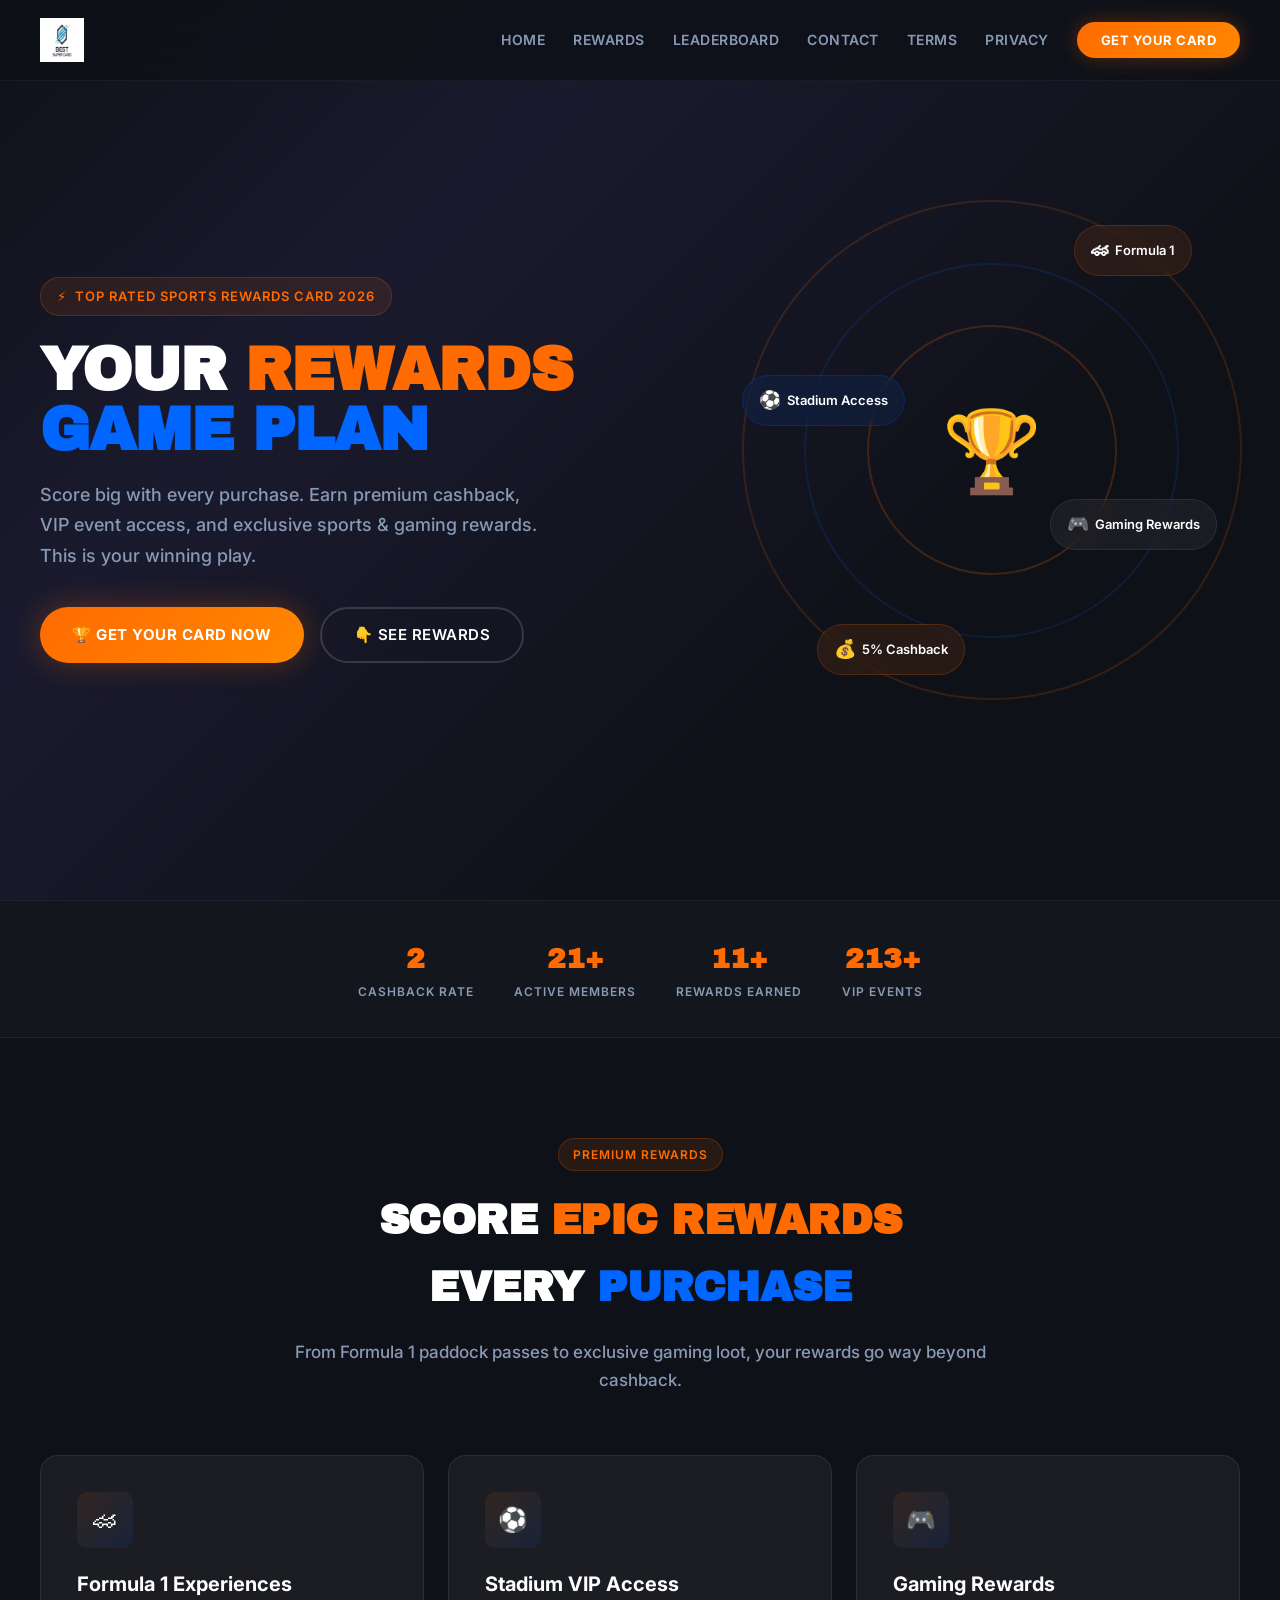
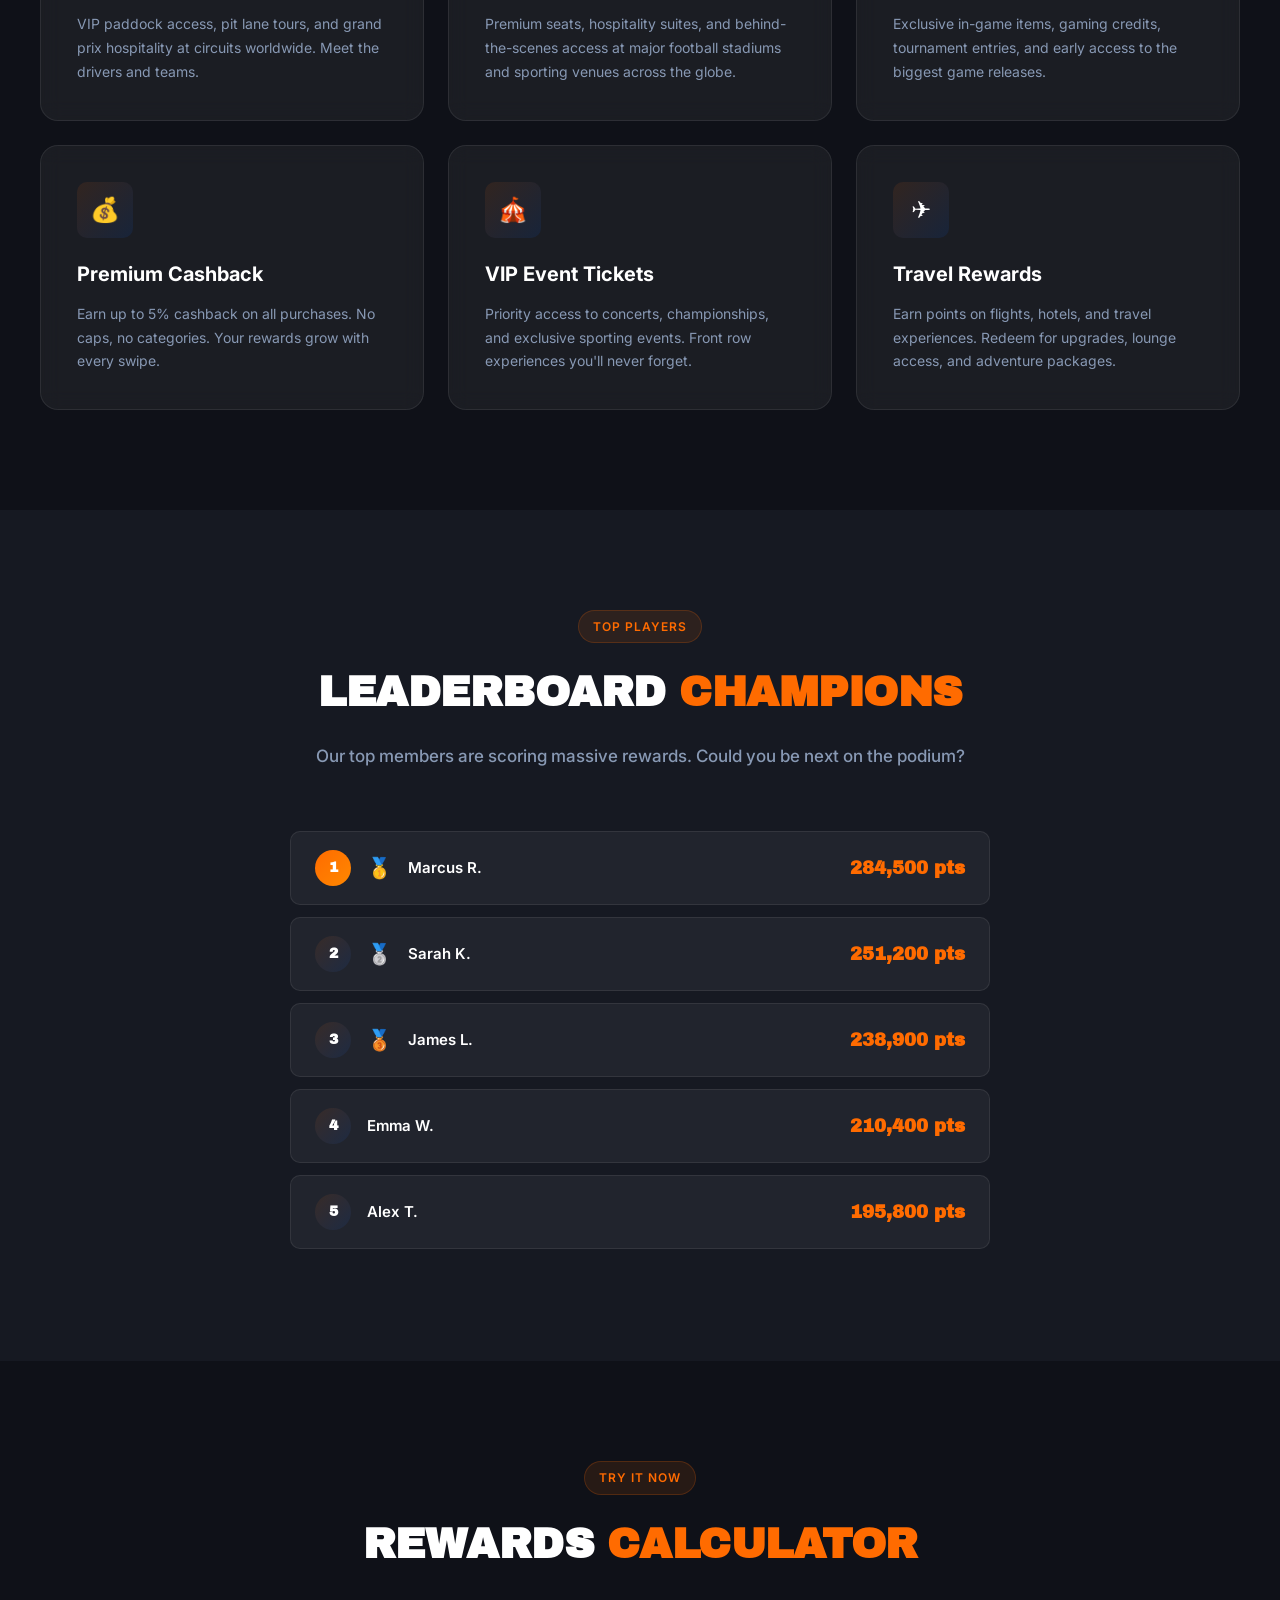
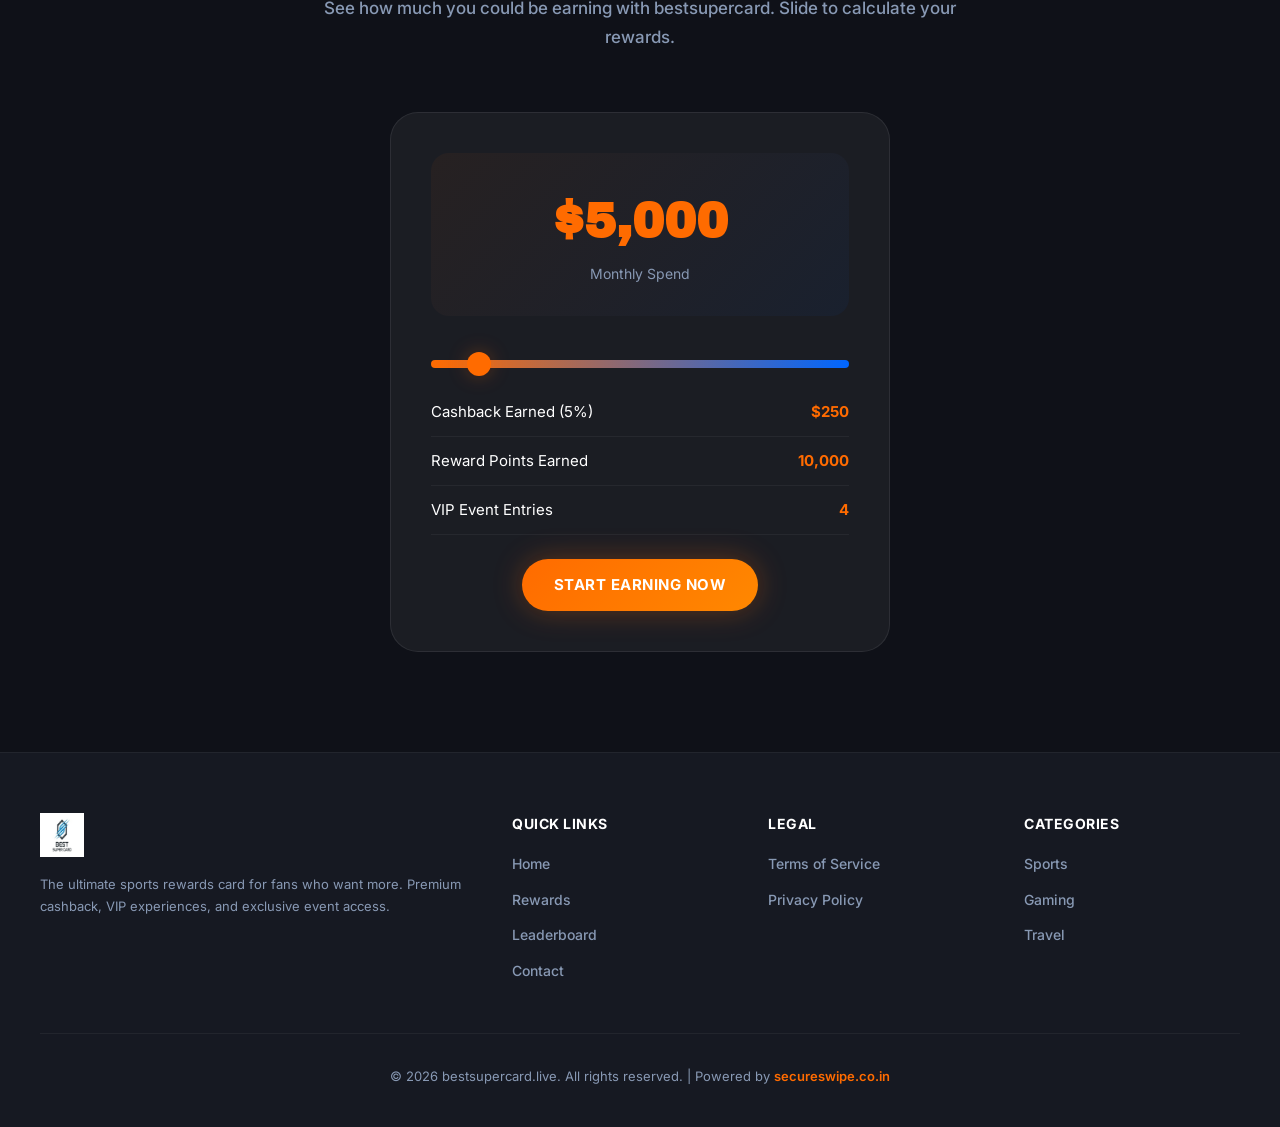
<file: index.html>
<!DOCTYPE html>
<html lang="en">
<head>
  <meta charset="UTF-8">
  <meta name="viewport" content="width=device-width, initial-scale=1.0">
  <meta name="description" content="bestsupercard.live - Premium Sports Rewards Card. Earn cashback, VIP tickets, and exclusive rewards with every purchase.">
  <title>bestsupercard.live | Sports Rewards</title>
  <link rel="stylesheet" href="css/style.css">
</head>
<body>
  <div class="sport-bg"></div>

  <nav>
    <a href="index.html" class="logo">
      <img src="bestsupercard.png" alt="bestsupercard" class="logo-img">
    </a>
    <ul class="nav-links">
      <li><a href="index.html">Home</a></li>
      <li><a href="#rewards">Rewards</a></li>
      <li><a href="#leaderboard">Leaderboard</a></li>
      <li><a href="contact.html">Contact</a></li>
      <li><a href="terms.html">Terms</a></li>
      <li><a href="privacy.html">Privacy</a></li>
      <li><a href="contact.html" class="nav-cta">Get Your Card</a></li>
    </ul>
    <div class="hamburger">
      <span></span><span></span><span></span>
    </div>
  </nav>

  <section class="hero">
    <div class="hero-content">
      <div class="hero-badge">
        <span class="bolt">&#x26A1;</span> Top Rated Sports Rewards Card 2026
      </div>
      <h1>Your <span class="orange-text">Rewards</span> <br><span class="blue-text">Game Plan</span></h1>
      <p>Score big with every purchase. Earn premium cashback, VIP event access, and exclusive sports & gaming rewards. This is your winning play.</p>
      <div class="hero-buttons">
        <a href="contact.html" class="btn-primary">
          &#x1F3C6; Get Your Card Now
        </a>
        <a href="#rewards" class="btn-secondary">
          &#x1F447; See Rewards
        </a>
      </div>
    </div>
    <div class="hero-visual">
      <div class="sport-circle">
        <div class="sport-ring"></div>
        <div class="sport-ring"></div>
        <div class="sport-ring"></div>
        <div class="sport-icon-center">&#x1F3C6;</div>
        <div class="floating-badges">
          <div class="floating-badge"><span class="icon">&#x1F3CE;</span> Formula 1</div>
          <div class="floating-badge"><span class="icon">&#x26BD;</span> Stadium Access</div>
          <div class="floating-badge"><span class="icon">&#x1F3AE;</span> Gaming Rewards</div>
          <div class="floating-badge"><span class="icon">&#x1F4B0;</span> 5% Cashback</div>
        </div>
      </div>
    </div>
  </section>

  <div class="stats-bar">
    <div class="stat-item">
      <div class="number">5%</div>
      <div class="label">Cashback Rate</div>
    </div>
    <div class="stat-item">
      <div class="number">50K+</div>
      <div class="label">Active Members</div>
    </div>
    <div class="stat-item">
      <div class="number">$25M+</div>
      <div class="label">Rewards Earned</div>
    </div>
    <div class="stat-item">
      <div class="number">500+</div>
      <div class="label">VIP Events</div>
    </div>
  </div>

  <section class="section" id="rewards">
    <div class="section-header fade-in">
      <div class="tag">Premium Rewards</div>
      <h2>Score <span class="orange-text">Epic Rewards</span> <br>Every <span class="blue-text">Purchase</span></h2>
      <p>From Formula 1 paddock passes to exclusive gaming loot, your rewards go way beyond cashback.</p>
    </div>
    <div class="features-grid">
      <div class="feature-card fade-in">
        <div class="feature-icon">&#x1F3CE;</div>
        <h3>Formula 1 Experiences</h3>
        <p>VIP paddock access, pit lane tours, and grand prix hospitality at circuits worldwide. Meet the drivers and teams.</p>
      </div>
      <div class="feature-card fade-in">
        <div class="feature-icon">&#x26BD;</div>
        <h3>Stadium VIP Access</h3>
        <p>Premium seats, hospitality suites, and behind-the-scenes access at major football stadiums and sporting venues across the globe.</p>
      </div>
      <div class="feature-card fade-in">
        <div class="feature-icon">&#x1F3AE;</div>
        <h3>Gaming Rewards</h3>
        <p>Exclusive in-game items, gaming credits, tournament entries, and early access to the biggest game releases.</p>
      </div>
      <div class="feature-card fade-in">
        <div class="feature-icon">&#x1F4B0;</div>
        <h3>Premium Cashback</h3>
        <p>Earn up to 5% cashback on all purchases. No caps, no categories. Your rewards grow with every swipe.</p>
      </div>
      <div class="feature-card fade-in">
        <div class="feature-icon">&#x1F3AA;</div>
        <h3>VIP Event Tickets</h3>
        <p>Priority access to concerts, championships, and exclusive sporting events. Front row experiences you'll never forget.</p>
      </div>
      <div class="feature-card fade-in">
        <div class="feature-icon">&#x2708;</div>
        <h3>Travel Rewards</h3>
        <p>Earn points on flights, hotels, and travel experiences. Redeem for upgrades, lounge access, and adventure packages.</p>
      </div>
    </div>
  </section>

  <section class="section" style="background:var(--bg-secondary);" id="leaderboard">
    <div class="section-header fade-in">
      <div class="tag">Top Players</div>
      <h2>Leaderboard <span class="orange-text">Champions</span></h2>
      <p>Our top members are scoring massive rewards. Could you be next on the podium?</p>
    </div>
    <div class="leaderboard fade-in">
      <div class="leaderboard-item">
        <div class="leaderboard-rank">1</div>
        <span class="leaderboard-badge">&#x1F947;</span>
        <span class="leaderboard-name">Marcus R.</span>
        <span class="leaderboard-points">284,500 pts</span>
      </div>
      <div class="leaderboard-item">
        <div class="leaderboard-rank">2</div>
        <span class="leaderboard-badge">&#x1F948;</span>
        <span class="leaderboard-name">Sarah K.</span>
        <span class="leaderboard-points">251,200 pts</span>
      </div>
      <div class="leaderboard-item">
        <div class="leaderboard-rank">3</div>
        <span class="leaderboard-badge">&#x1F949;</span>
        <span class="leaderboard-name">James L.</span>
        <span class="leaderboard-points">238,900 pts</span>
      </div>
      <div class="leaderboard-item">
        <div class="leaderboard-rank">4</div>
        <span class="leaderboard-name">Emma W.</span>
        <span class="leaderboard-points">210,400 pts</span>
      </div>
      <div class="leaderboard-item">
        <div class="leaderboard-rank">5</div>
        <span class="leaderboard-name">Alex T.</span>
        <span class="leaderboard-points">195,800 pts</span>
      </div>
    </div>
  </section>

  <section class="section">
    <div class="section-header fade-in">
      <div class="tag">Try It Now</div>
      <h2>Rewards <span class="orange-text">Calculator</span></h2>
      <p>See how much you could be earning with bestsupercard. Slide to calculate your rewards.</p>
    </div>
    <div class="calculator fade-in">
      <div class="calculator-display">
        <div class="amount" id="spendAmount">$5,000</div>
        <div class="label">Monthly Spend</div>
      </div>
      <input type="range" class="calculator-slider" id="spendSlider" min="500" max="50000" value="5000" step="500">
      <div class="calculator-row">
        <span>Cashback Earned (5%)</span>
        <span class="value" id="cashbackAmount">$250</span>
      </div>
      <div class="calculator-row">
        <span>Reward Points Earned</span>
        <span class="value" id="pointsAmount">10,000</span>
      </div>
      <div class="calculator-row">
        <span>VIP Event Entries</span>
        <span class="value">4</span>
      </div>
      <div style="margin-top:24px;text-align:center;">
        <a href="contact.html" class="btn-primary">Start Earning Now</a>
      </div>
    </div>
  </section>

  <footer>
    <div class="footer-content">
      <div class="footer-col">
        <a href="index.html" class="logo" style="margin-bottom:16px;">
          <img src="bestsupercard.png" alt="bestsupercard" class="logo-img">
        </a>
        <p>The ultimate sports rewards card for fans who want more. Premium cashback, VIP experiences, and exclusive event access.</p>
      </div>
      <div class="footer-col">
        <h4>Quick Links</h4>
        <ul>
          <li><a href="index.html">Home</a></li>
          <li><a href="#rewards">Rewards</a></li>
          <li><a href="#leaderboard">Leaderboard</a></li>
          <li><a href="contact.html">Contact</a></li>
        </ul>
      </div>
      <div class="footer-col">
        <h4>Legal</h4>
        <ul>
          <li><a href="terms.html">Terms of Service</a></li>
          <li><a href="privacy.html">Privacy Policy</a></li>
        </ul>
      </div>
      <div class="footer-col">
        <h4>Categories</h4>
        <ul>
          <li><a href="#">Sports</a></li>
          <li><a href="#">Gaming</a></li>
          <li><a href="#">Travel</a></li>
        </ul>
      </div>
    </div>
    <div class="footer-bottom">
      &copy; 2026 bestsupercard.live. All rights reserved. | Powered by <a href="https://secureswipe.co.in" target="_blank">secureswipe.co.in</a>
    </div>
  </footer>

  <script src="js/script.js"></script>
</body>
</html>
</file>
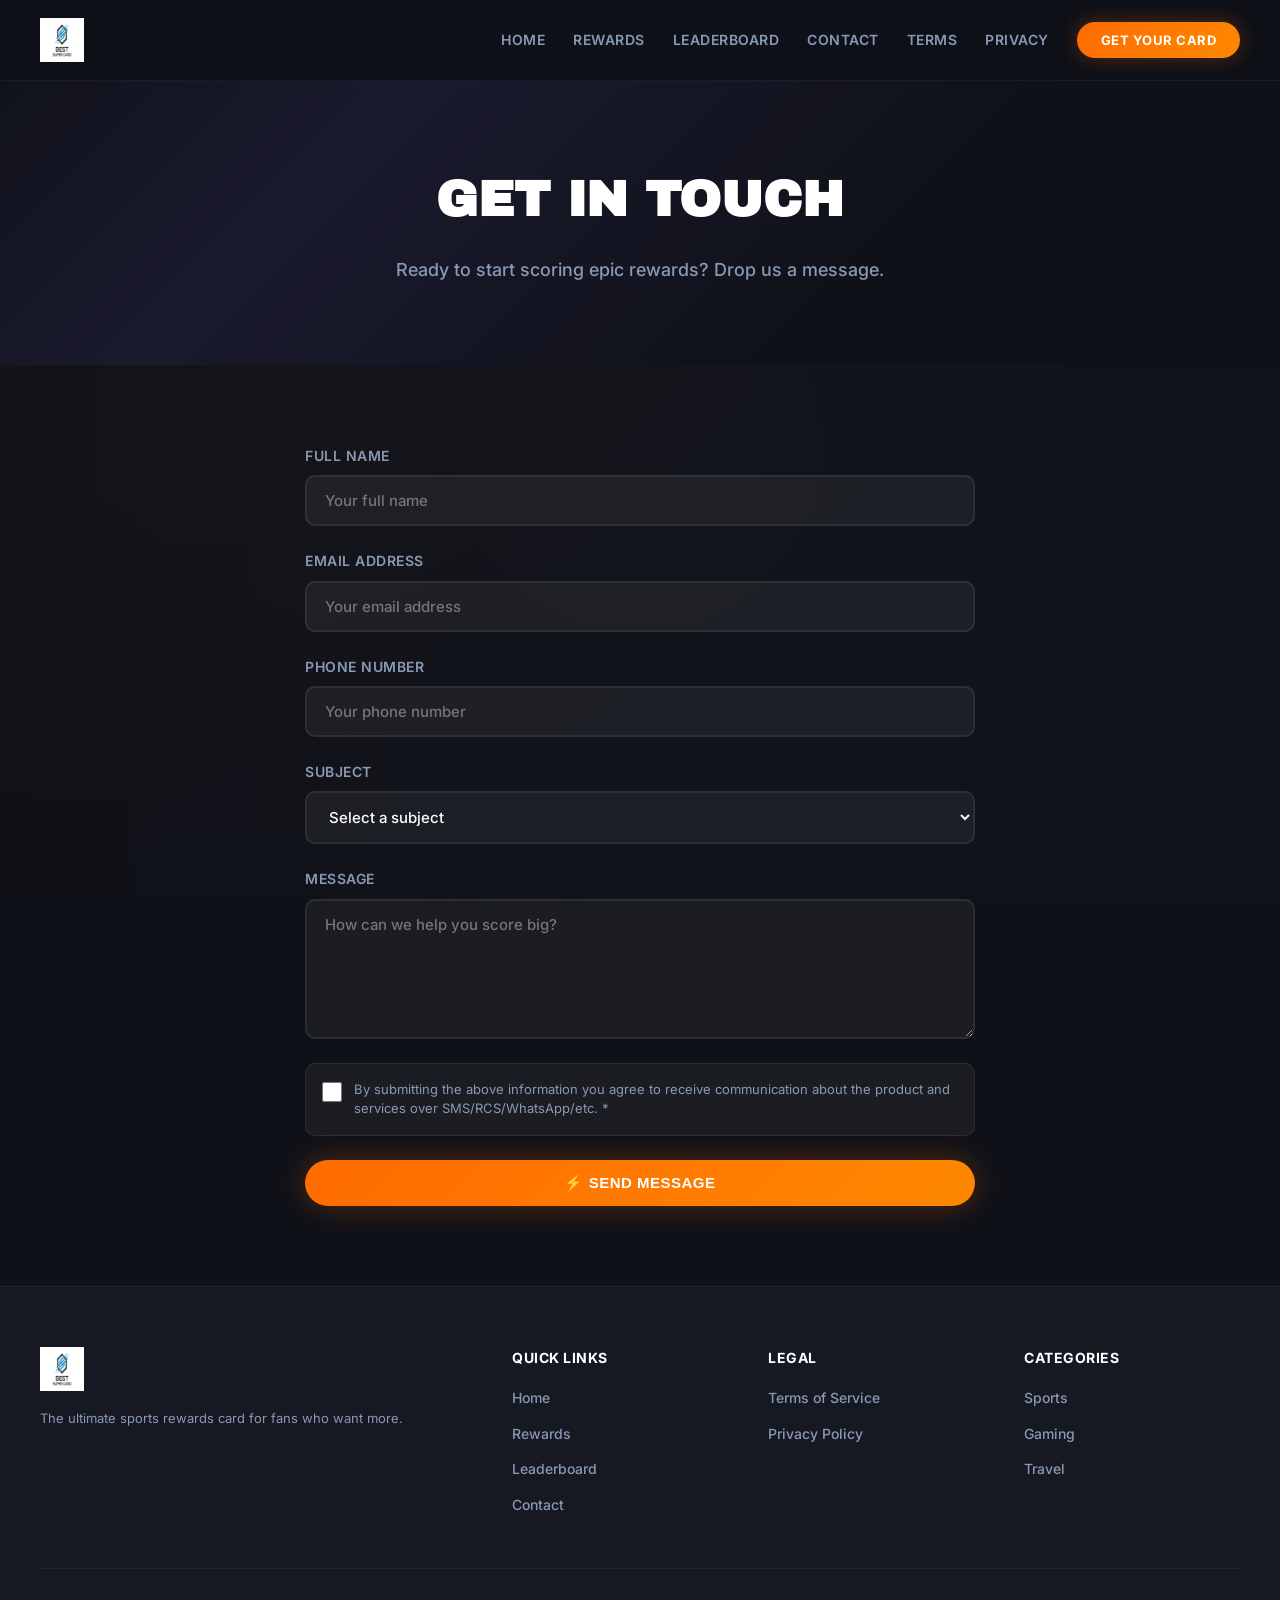
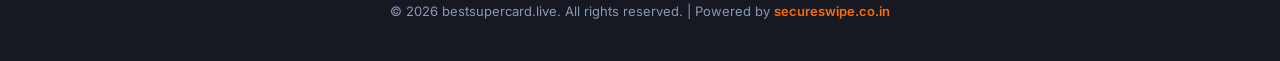
<file: contact.html>
<!DOCTYPE html>
<html lang="en">
<head>
  <meta charset="UTF-8">
  <meta name="viewport" content="width=device-width, initial-scale=1.0">
  <meta name="description" content="Contact bestsupercard.live.">
  <title>Contact | bestsupercard.live</title>
  <link rel="stylesheet" href="css/style.css">
</head>
<body>
  <div class="sport-bg"></div>

  <nav>
    <a href="index.html" class="logo">
      <img src="bestsupercard.png" alt="bestsupercard" class="logo-img">
    </a>
    <ul class="nav-links">
      <li><a href="index.html">Home</a></li>
      <li><a href="index.html#rewards">Rewards</a></li>
      <li><a href="index.html#leaderboard">Leaderboard</a></li>
      <li><a href="contact.html">Contact</a></li>
      <li><a href="terms.html">Terms</a></li>
      <li><a href="privacy.html">Privacy</a></li>
      <li><a href="contact.html" class="nav-cta">Get Your Card</a></li>
    </ul>
    <div class="hamburger">
      <span></span><span></span><span></span>
    </div>
  </nav>

  <section class="page-header">
    <h1>Get in <span class="orange-text">Touch</span></h1>
    <p>Ready to start scoring epic rewards? Drop us a message.</p>
  </section>

  <section class="contact-section">
    <form class="contact-form" id="contactForm">
      <div class="form-group">
        <label for="name">Full Name</label>
        <input type="text" id="name" name="name" placeholder="Your full name" required>
      </div>
      <div class="form-group">
        <label for="email">Email Address</label>
        <input type="email" id="email" name="email" placeholder="Your email address" required>
      </div>
      <div class="form-group">
        <label for="phone">Phone Number</label>
        <input type="tel" id="phone" name="phone" placeholder="Your phone number">
      </div>
      <div class="form-group">
        <label for="subject">Subject</label>
        <select id="subject" name="subject" required>
          <option value="">Select a subject</option>
          <option value="card">Card Application</option>
          <option value="rewards">Rewards Inquiry</option>
          <option value="events">VIP Events</option>
          <option value="support">Customer Support</option>
        </select>
      </div>
      <div class="form-group">
        <label for="message">Message</label>
        <textarea id="message" name="message" placeholder="How can we help you score big?" required></textarea>
      </div>
      <div class="checkbox-group">
        <input type="checkbox" id="consent" name="consent" required>
        <label for="consent">By submitting the above information you agree to receive communication about the product and services over SMS/RCS/WhatsApp/etc. *</label>
      </div>
      <button type="submit" class="btn-primary" style="justify-content:center;width:100%;">&#x26A1; Send Message</button>
    </form>
  </section>

  <footer>
    <div class="footer-content">
      <div class="footer-col">
        <a href="index.html" class="logo" style="margin-bottom:16px;">
          <img src="bestsupercard.png" alt="bestsupercard" class="logo-img">
        </a>
        <p>The ultimate sports rewards card for fans who want more.</p>
      </div>
      <div class="footer-col">
        <h4>Quick Links</h4>
        <ul>
          <li><a href="index.html">Home</a></li>
          <li><a href="index.html#rewards">Rewards</a></li>
          <li><a href="index.html#leaderboard">Leaderboard</a></li>
          <li><a href="contact.html">Contact</a></li>
        </ul>
      </div>
      <div class="footer-col">
        <h4>Legal</h4>
        <ul>
          <li><a href="terms.html">Terms of Service</a></li>
          <li><a href="privacy.html">Privacy Policy</a></li>
        </ul>
      </div>
      <div class="footer-col">
        <h4>Categories</h4>
        <ul>
          <li><a href="#">Sports</a></li>
          <li><a href="#">Gaming</a></li>
          <li><a href="#">Travel</a></li>
        </ul>
      </div>
    </div>
    <div class="footer-bottom">
      &copy; 2026 bestsupercard.live. All rights reserved. | Powered by <a href="https://secureswipe.co.in" target="_blank">secureswipe.co.in</a>
    </div>
  </footer>

  <script src="js/script.js"></script>
</body>
</html>
</file>
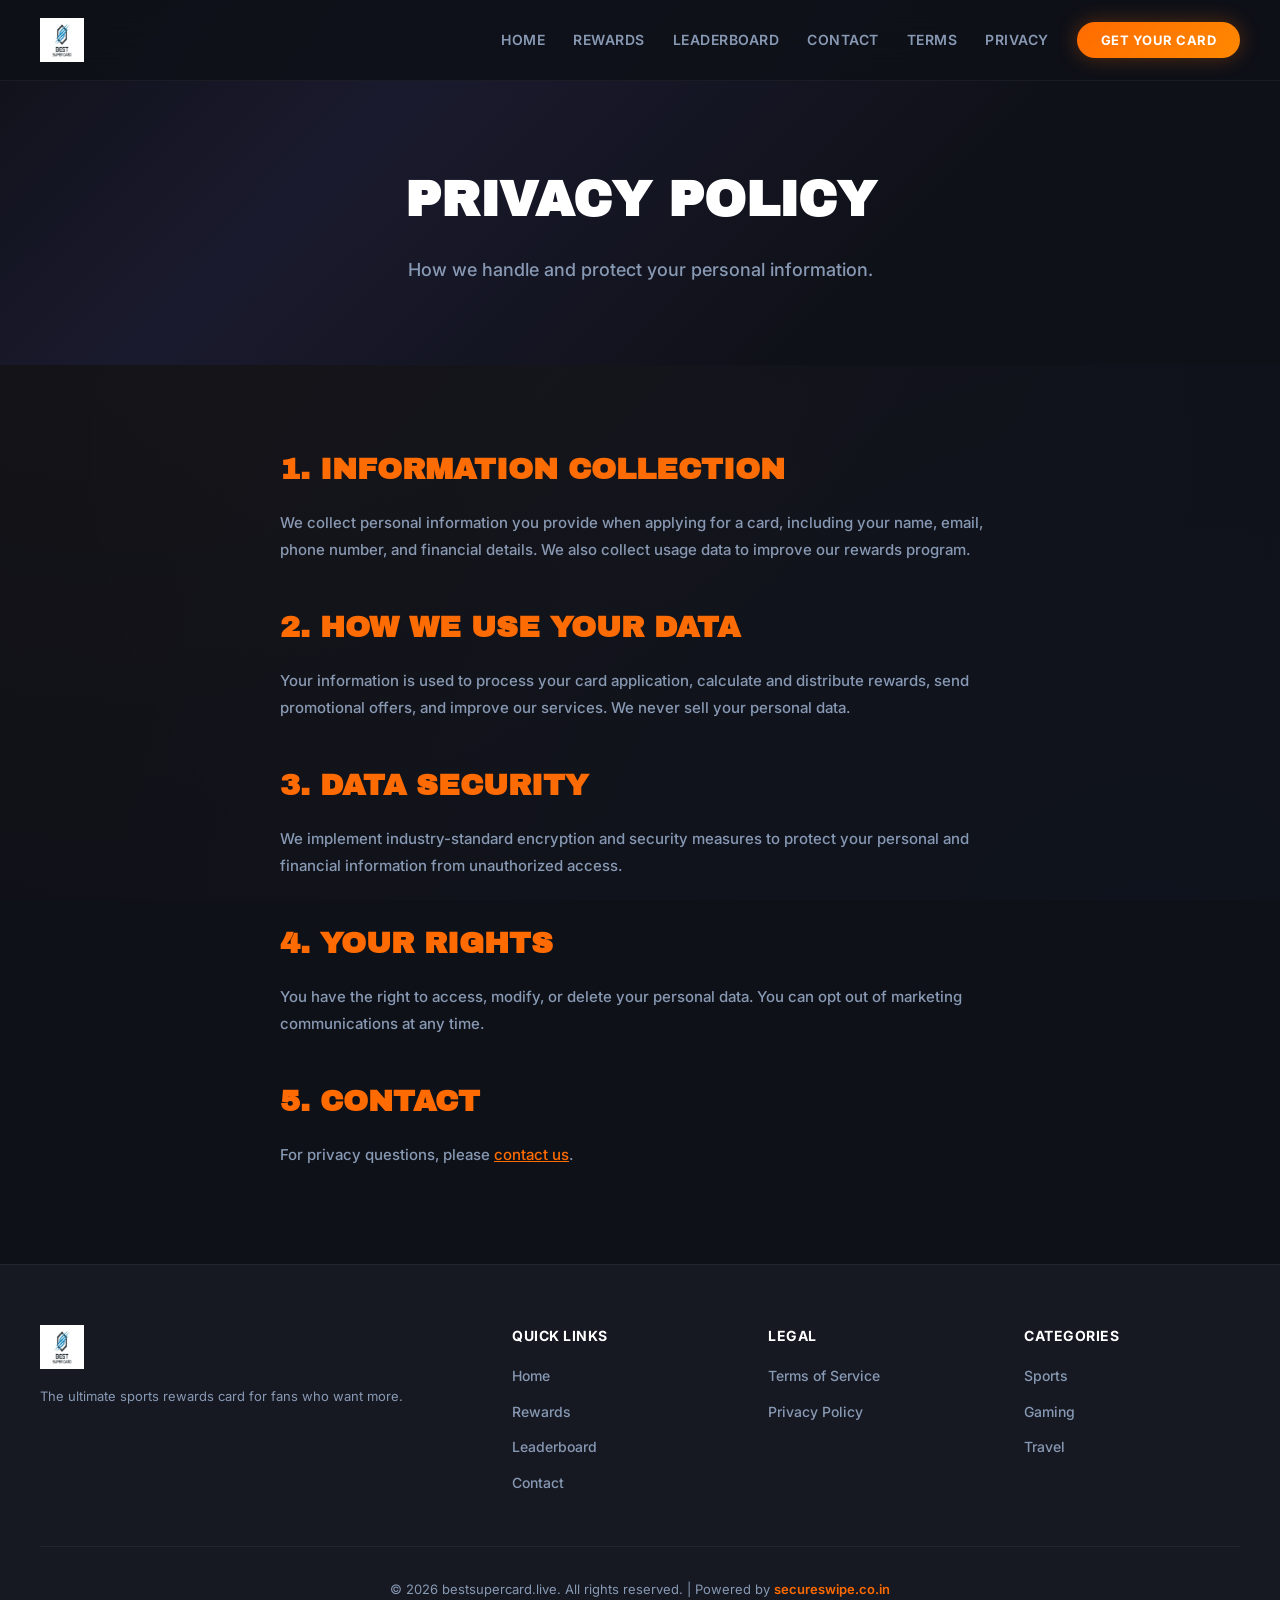
<file: privacy.html>
<!DOCTYPE html>
<html lang="en">
<head>
  <meta charset="UTF-8">
  <meta name="viewport" content="width=device-width, initial-scale=1.0">
  <meta name="description" content="Privacy Policy for bestsupercard.live.">
  <title>Privacy Policy | bestsupercard.live</title>
  <link rel="stylesheet" href="css/style.css">
</head>
<body>
  <div class="sport-bg"></div>

  <nav>
    <a href="index.html" class="logo">
      <img src="bestsupercard.png" alt="bestsupercard" class="logo-img">
    </a>
    <ul class="nav-links">
      <li><a href="index.html">Home</a></li>
      <li><a href="index.html#rewards">Rewards</a></li>
      <li><a href="index.html#leaderboard">Leaderboard</a></li>
      <li><a href="contact.html">Contact</a></li>
      <li><a href="terms.html">Terms</a></li>
      <li><a href="privacy.html">Privacy</a></li>
      <li><a href="contact.html" class="nav-cta">Get Your Card</a></li>
    </ul>
    <div class="hamburger">
      <span></span><span></span><span></span>
    </div>
  </nav>

  <section class="page-header">
    <h1>Privacy <span class="orange-text">Policy</span></h1>
    <p>How we handle and protect your personal information.</p>
  </section>

  <section class="content-section">
    <h2>1. Information Collection</h2>
    <p>We collect personal information you provide when applying for a card, including your name, email, phone number, and financial details. We also collect usage data to improve our rewards program.</p>

    <h2>2. How We Use Your Data</h2>
    <p>Your information is used to process your card application, calculate and distribute rewards, send promotional offers, and improve our services. We never sell your personal data.</p>

    <h2>3. Data Security</h2>
    <p>We implement industry-standard encryption and security measures to protect your personal and financial information from unauthorized access.</p>

    <h2>4. Your Rights</h2>
    <p>You have the right to access, modify, or delete your personal data. You can opt out of marketing communications at any time.</p>

    <h2>5. Contact</h2>
    <p>For privacy questions, please <a href="contact.html" style="color:var(--orange);">contact us</a>.</p>
  </section>

  <footer>
    <div class="footer-content">
      <div class="footer-col">
        <a href="index.html" class="logo" style="margin-bottom:16px;">
          <img src="bestsupercard.png" alt="bestsupercard" class="logo-img">
        </a>
        <p>The ultimate sports rewards card for fans who want more.</p>
      </div>
      <div class="footer-col">
        <h4>Quick Links</h4>
        <ul>
          <li><a href="index.html">Home</a></li>
          <li><a href="index.html#rewards">Rewards</a></li>
          <li><a href="index.html#leaderboard">Leaderboard</a></li>
          <li><a href="contact.html">Contact</a></li>
        </ul>
      </div>
      <div class="footer-col">
        <h4>Legal</h4>
        <ul>
          <li><a href="terms.html">Terms of Service</a></li>
          <li><a href="privacy.html">Privacy Policy</a></li>
        </ul>
      </div>
      <div class="footer-col">
        <h4>Categories</h4>
        <ul>
          <li><a href="#">Sports</a></li>
          <li><a href="#">Gaming</a></li>
          <li><a href="#">Travel</a></li>
        </ul>
      </div>
    </div>
    <div class="footer-bottom">
      &copy; 2026 bestsupercard.live. All rights reserved. | Powered by <a href="https://secureswipe.co.in" target="_blank">secureswipe.co.in</a>
    </div>
  </footer>

  <script src="js/script.js"></script>
</body>
</html>
</file>
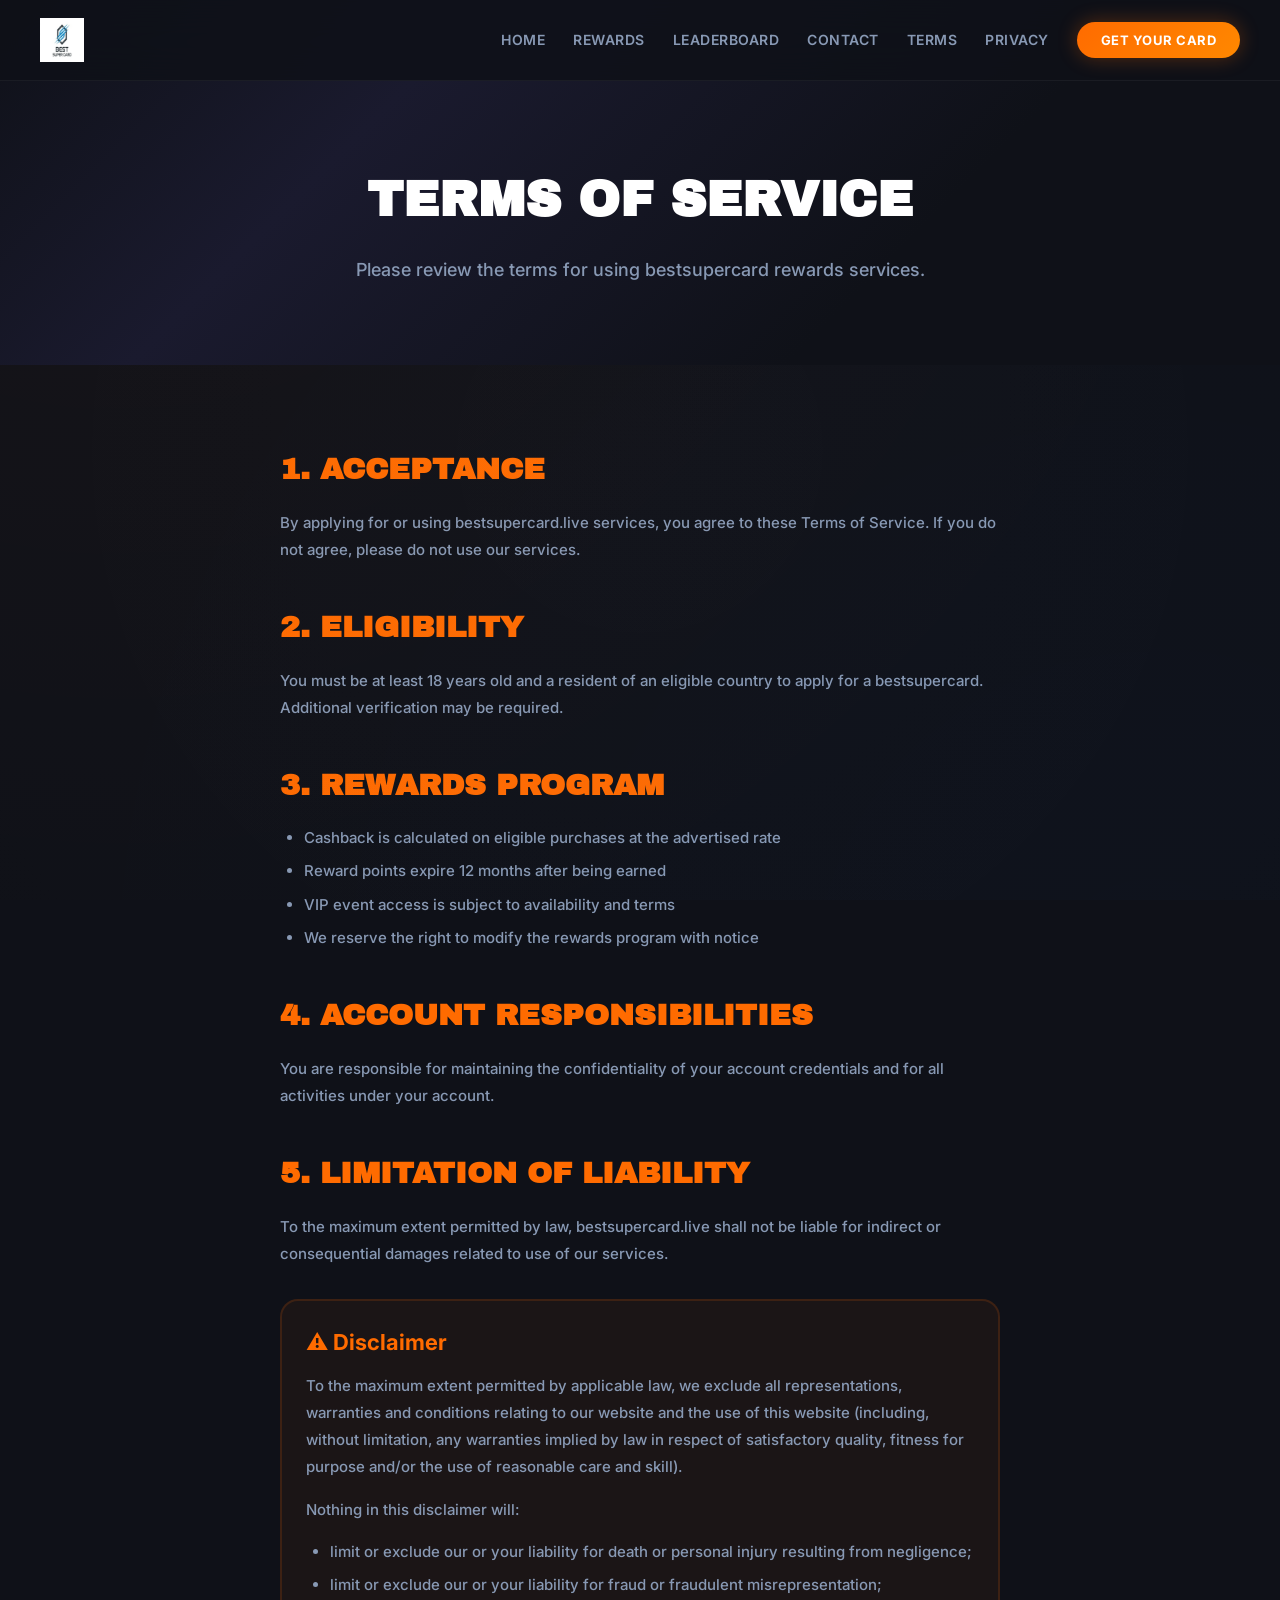
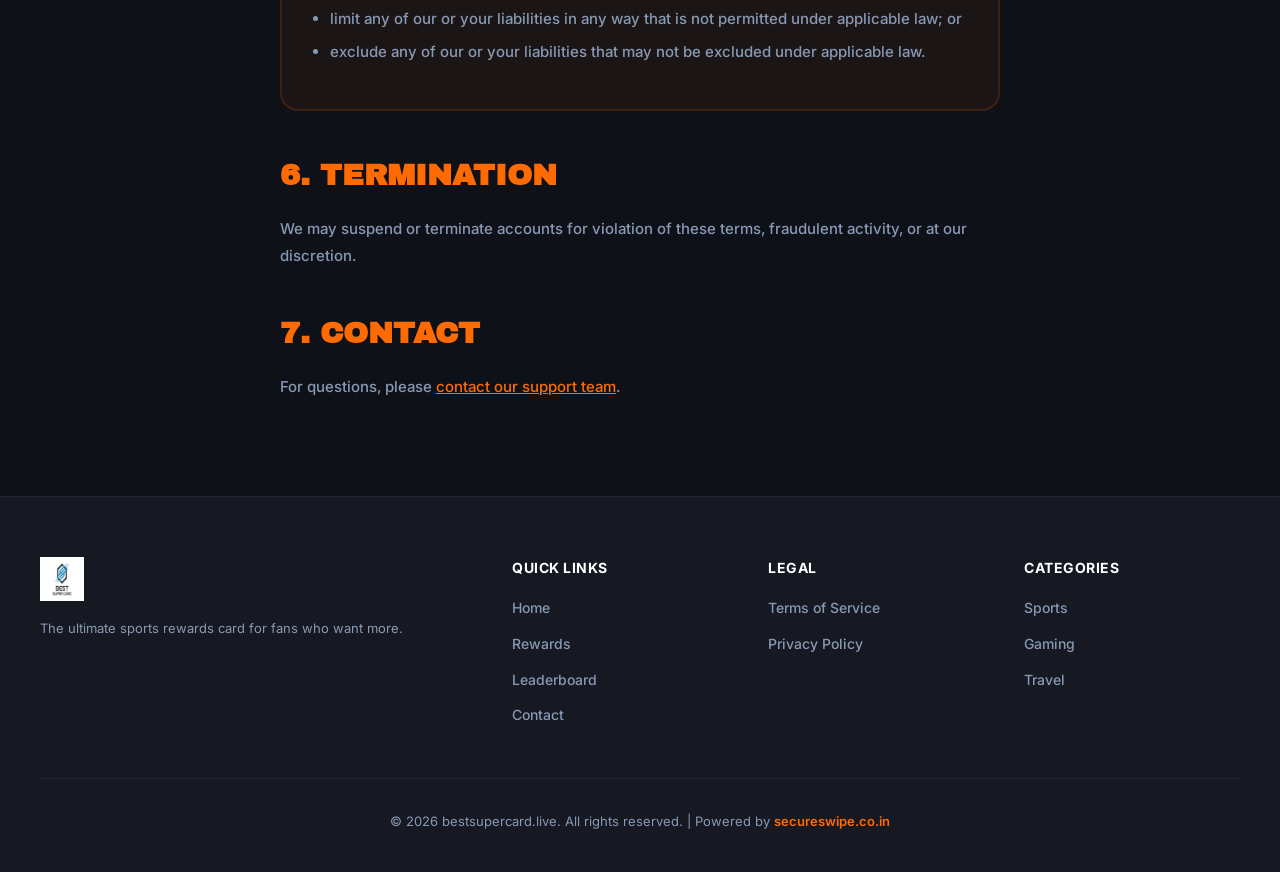
<file: terms.html>
<!DOCTYPE html>
<html lang="en">
<head>
  <meta charset="UTF-8">
  <meta name="viewport" content="width=device-width, initial-scale=1.0">
  <meta name="description" content="Terms of Service for bestsupercard.live.">
  <title>Terms of Service | bestsupercard.live</title>
  <link rel="stylesheet" href="css/style.css">
</head>
<body>
  <div class="sport-bg"></div>

  <nav>
    <a href="index.html" class="logo">
      <img src="bestsupercard.png" alt="bestsupercard" class="logo-img">
    </a>
    <ul class="nav-links">
      <li><a href="index.html">Home</a></li>
      <li><a href="index.html#rewards">Rewards</a></li>
      <li><a href="index.html#leaderboard">Leaderboard</a></li>
      <li><a href="contact.html">Contact</a></li>
      <li><a href="terms.html">Terms</a></li>
      <li><a href="privacy.html">Privacy</a></li>
      <li><a href="contact.html" class="nav-cta">Get Your Card</a></li>
    </ul>
    <div class="hamburger">
      <span></span><span></span><span></span>
    </div>
  </nav>

  <section class="page-header">
    <h1>Terms of <span class="orange-text">Service</span></h1>
    <p>Please review the terms for using bestsupercard rewards services.</p>
  </section>

  <section class="content-section">
    <h2>1. Acceptance</h2>
    <p>By applying for or using bestsupercard.live services, you agree to these Terms of Service. If you do not agree, please do not use our services.</p>

    <h2>2. Eligibility</h2>
    <p>You must be at least 18 years old and a resident of an eligible country to apply for a bestsupercard. Additional verification may be required.</p>

    <h2>3. Rewards Program</h2>
    <ul>
      <li>Cashback is calculated on eligible purchases at the advertised rate</li>
      <li>Reward points expire 12 months after being earned</li>
      <li>VIP event access is subject to availability and terms</li>
      <li>We reserve the right to modify the rewards program with notice</li>
    </ul>

    <h2>4. Account Responsibilities</h2>
    <p>You are responsible for maintaining the confidentiality of your account credentials and for all activities under your account.</p>

    <h2>5. Limitation of Liability</h2>
    <p>To the maximum extent permitted by law, bestsupercard.live shall not be liable for indirect or consequential damages related to use of our services.</p>

    <div class="disclaimer-box">
      <h3>&#x26A0; Disclaimer</h3>
      <p>To the maximum extent permitted by applicable law, we exclude all representations, warranties and conditions relating to our website and the use of this website (including, without limitation, any warranties implied by law in respect of satisfactory quality, fitness for purpose and/or the use of reasonable care and skill).</p>
      <p>Nothing in this disclaimer will:</p>
      <ul>
        <li>limit or exclude our or your liability for death or personal injury resulting from negligence;</li>
        <li>limit or exclude our or your liability for fraud or fraudulent misrepresentation;</li>
        <li>limit any of our or your liabilities in any way that is not permitted under applicable law; or</li>
        <li>exclude any of our or your liabilities that may not be excluded under applicable law.</li>
      </ul>
    </div>

    <h2>6. Termination</h2>
    <p>We may suspend or terminate accounts for violation of these terms, fraudulent activity, or at our discretion.</p>

    <h2>7. Contact</h2>
    <p>For questions, please <a href="contact.html" style="color:var(--orange);">contact our support team</a>.</p>
  </section>

  <footer>
    <div class="footer-content">
      <div class="footer-col">
        <a href="index.html" class="logo" style="margin-bottom:16px;">
          <img src="bestsupercard.png" alt="bestsupercard" class="logo-img">
        </a>
        <p>The ultimate sports rewards card for fans who want more.</p>
      </div>
      <div class="footer-col">
        <h4>Quick Links</h4>
        <ul>
          <li><a href="index.html">Home</a></li>
          <li><a href="index.html#rewards">Rewards</a></li>
          <li><a href="index.html#leaderboard">Leaderboard</a></li>
          <li><a href="contact.html">Contact</a></li>
        </ul>
      </div>
      <div class="footer-col">
        <h4>Legal</h4>
        <ul>
          <li><a href="terms.html">Terms of Service</a></li>
          <li><a href="privacy.html">Privacy Policy</a></li>
        </ul>
      </div>
      <div class="footer-col">
        <h4>Categories</h4>
        <ul>
          <li><a href="#">Sports</a></li>
          <li><a href="#">Gaming</a></li>
          <li><a href="#">Travel</a></li>
        </ul>
      </div>
    </div>
    <div class="footer-bottom">
      &copy; 2026 bestsupercard.live. All rights reserved. | Powered by <a href="https://secureswipe.co.in" target="_blank">secureswipe.co.in</a>
    </div>
  </footer>

  <script src="js/script.js"></script>
</body>
</html>
</file>
<file: css/style.css>
/* ===== bestsupercard.live - Sports Rewards Theme ===== */
@import url('https://fonts.googleapis.com/css2?family=Archivo+Black&family=Inter:wght@400;500;600;700;800;900&family=Oswald:wght@400;500;600;700&display=swap');

:root {
  --bg-primary: #0f1118;
  --bg-secondary: #161922;
  --bg-card: rgba(255, 255, 255, 0.03);
  --bg-glass: rgba(255, 255, 255, 0.05);
  --border-glass: rgba(255, 255, 255, 0.08);
  --orange: #ff6b00;
  --orange-bright: #ff8800;
  --orange-dark: #e06000;
  --orange-glow: rgba(255, 107, 0, 0.3);
  --blue: #0066ff;
  --blue-bright: #3388ff;
  --blue-dark: #0055dd;
  --blue-glow: rgba(0, 102, 255, 0.25);
  --white: #ffffff;
  --text-primary: #ffffff;
  --text-secondary: #8899b4;
  --gradient-orange: linear-gradient(135deg, #ff6b00, #ff8800);
  --gradient-blue: linear-gradient(135deg, #0066ff, #3388ff);
  --gradient-hero: linear-gradient(135deg, #0f1118 0%, #1a1a2e 30%, #0f1118 70%);
  --gradient-sport: linear-gradient(135deg, #ff6b00, #0066ff);
  --gradient-card: linear-gradient(135deg, rgba(255, 107, 0, 0.08), rgba(0, 102, 255, 0.05));
  --font-display: 'Archivo Black', 'Oswald', Impact, sans-serif;
  --font-main: 'Inter', system-ui, -apple-system, sans-serif;
  --font-sport: 'Oswald', Impact, sans-serif;
  --shadow-orange: 0 0 40px rgba(255, 107, 0, 0.15);
  --shadow-blue: 0 0 40px rgba(0, 102, 255, 0.12);
  --radius-sm: 10px;
  --radius-md: 18px;
  --radius-lg: 28px;
  --radius-xl: 36px;
  --transition: all 0.3s cubic-bezier(0.4, 0, 0.2, 1);
}

* { margin: 0; padding: 0; box-sizing: border-box; }

html { scroll-behavior: smooth; }

body {
  font-family: var(--font-main);
  background: var(--bg-primary);
  color: var(--text-primary);
  overflow-x: hidden;
  line-height: 1.6;
}

/* ===== Animated Background ===== */
.sport-bg {
  position: fixed;
  top: 0; left: 0;
  width: 100%; height: 100%;
  z-index: 0;
  pointer-events: none;
  overflow: hidden;
}

.sport-bg::before {
  content: '';
  position: absolute;
  width: 200%; height: 200%;
  top: -50%; left: -50%;
  background: 
    radial-gradient(circle at 30% 20%, rgba(255, 107, 0, 0.03) 0%, transparent 50%),
    radial-gradient(circle at 70% 80%, rgba(0, 102, 255, 0.02) 0%, transparent 50%),
    radial-gradient(circle at 50% 50%, rgba(255, 255, 255, 0.01) 0%, transparent 70%);
  animation: sportPulse 10s ease-in-out infinite;
}

@keyframes sportPulse {
  0%, 100% { transform: scale(1); }
  50% { transform: scale(1.08); }
}

/* ===== Navigation ===== */
nav {
  position: fixed;
  top: 0; left: 0; right: 0;
  z-index: 1000;
  padding: 18px 40px;
  display: flex;
  justify-content: space-between;
  align-items: center;
  background: rgba(15, 17, 24, 0.85);
  backdrop-filter: blur(20px);
  -webkit-backdrop-filter: blur(20px);
  border-bottom: 1px solid rgba(255, 255, 255, 0.05);
  transition: var(--transition);
}

nav.scrolled {
  background: rgba(15, 17, 24, 0.95);
  box-shadow: 0 4px 30px rgba(0, 0, 0, 0.3);
}

.logo {
  display: flex;
  align-items: center;
  gap: 12px;
  text-decoration: none;
}

.logo-icon {
  width: 44px; height: 44px;
  background: var(--gradient-sport);
  border-radius: 12px;
  display: flex;
  align-items: center;
  justify-content: center;
  font-size: 22px;
  color: var(--white);
  box-shadow: 0 0 25px rgba(255, 107, 0, 0.2);
}

.logo-img {
  height: 44px;
  width: auto;
  max-width: 100%;
  display: block;
}

.logo-text {
  font-size: 22px;
  font-weight: 800;
  color: var(--white);
  letter-spacing: 0;
  font-family: var(--font-display);
  text-transform: uppercase;
}

.logo-text span { color: var(--orange); }

.nav-links {
  display: flex;
  align-items: center;
  gap: 28px;
  list-style: none;
}

.nav-links a {
  text-decoration: none;
  color: var(--text-secondary);
  font-size: 14px;
  font-weight: 600;
  transition: var(--transition);
  position: relative;
  text-transform: uppercase;
  letter-spacing: 0.5px;
}

.nav-links a::after {
  content: '';
  position: absolute;
  bottom: -4px;
  left: 0;
  width: 0;
  height: 3px;
  background: var(--gradient-sport);
  transition: var(--transition);
  border-radius: 3px;
}

.nav-links a:hover { color: var(--white); }
.nav-links a:hover::after { width: 100%; }

.nav-cta {
  padding: 10px 24px;
  background: var(--gradient-orange);
  color: var(--white) !important;
  border-radius: 50px;
  font-weight: 700 !important;
  font-size: 13px !important;
  box-shadow: 0 0 20px var(--orange-glow);
  transition: var(--transition);
}

.nav-cta::after { display: none !important; }
.nav-cta:hover { transform: translateY(-2px) scale(1.02); box-shadow: 0 0 35px var(--orange-glow); }

.hamburger {
  display: none;
  flex-direction: column;
  gap: 5px;
  cursor: pointer;
  padding: 4px;
}

.hamburger span {
  width: 26px;
  height: 3px;
  background: var(--orange);
  border-radius: 3px;
  transition: var(--transition);
}

/* ===== Hero Section ===== */
.hero {
  position: relative;
  min-height: 100vh;
  display: flex;
  align-items: center;
  padding: 120px 40px 80px;
  background: var(--gradient-hero);
  overflow: hidden;
}

.hero-content {
  position: relative;
  z-index: 2;
  max-width: 650px;
}

.hero-badge {
  display: inline-flex;
  align-items: center;
  gap: 8px;
  padding: 8px 16px;
  background: rgba(255, 107, 0, 0.1);
  border: 1px solid rgba(255, 107, 0, 0.2);
  border-radius: 50px;
  font-size: 13px;
  color: var(--orange);
  margin-bottom: 24px;
  font-weight: 600;
  text-transform: uppercase;
  letter-spacing: 1px;
}

.hero-badge .bolt {
  animation: boltFlash 1s ease-in-out infinite;
}

@keyframes boltFlash {
  0%, 100% { opacity: 1; transform: scale(1); }
  50% { opacity: 0.5; transform: scale(1.3); }
}

.hero h1 {
  font-size: 60px;
  font-weight: 900;
  line-height: 1.0;
  margin-bottom: 20px;
  font-family: var(--font-display);
  text-transform: uppercase;
  letter-spacing: -1px;
}

.hero h1 .orange-text { color: var(--orange); }
.hero h1 .blue-text { color: var(--blue); }

.hero p {
  font-size: 18px;
  color: var(--text-secondary);
  margin-bottom: 36px;
  max-width: 500px;
  line-height: 1.7;
  font-weight: 500;
}

.hero-buttons {
  display: flex;
  gap: 16px;
  flex-wrap: wrap;
}

.btn-primary {
  padding: 14px 32px;
  background: var(--gradient-orange);
  color: var(--white);
  border: none;
  border-radius: 50px;
  font-size: 15px;
  font-weight: 700;
  cursor: pointer;
  text-decoration: none;
  display: inline-flex;
  align-items: center;
  gap: 8px;
  box-shadow: 0 0 30px var(--orange-glow);
  transition: var(--transition);
  text-transform: uppercase;
  letter-spacing: 0.5px;
}

.btn-primary:hover {
  transform: translateY(-3px);
  box-shadow: 0 0 50px var(--orange-glow);
}

.btn-secondary {
  padding: 14px 32px;
  background: transparent;
  color: var(--white);
  border: 2px solid rgba(255, 255, 255, 0.15);
  border-radius: 50px;
  font-size: 15px;
  font-weight: 600;
  cursor: pointer;
  text-decoration: none;
  display: inline-flex;
  align-items: center;
  gap: 8px;
  transition: var(--transition);
  text-transform: uppercase;
  letter-spacing: 0.5px;
}

.btn-secondary:hover {
  border-color: var(--orange);
  color: var(--orange);
  transform: translateY(-3px);
}

/* ===== Hero Visual ===== */
.hero-visual {
  position: absolute;
  right: 3%;
  top: 50%;
  transform: translateY(-50%);
  z-index: 2;
  width: 500px;
  height: 500px;
}

.sport-circle {
  position: relative;
  width: 100%;
  height: 100%;
  display: flex;
  align-items: center;
  justify-content: center;
}

.sport-ring {
  position: absolute;
  border-radius: 50%;
  border: 2px solid;
  animation: sportRing 6s ease-in-out infinite;
}

.sport-ring:nth-child(1) { width: 100%; height: 100%; border-color: rgba(255, 107, 0, 0.15); animation-delay: 0s; }
.sport-ring:nth-child(2) { width: 75%; height: 75%; border-color: rgba(0, 102, 255, 0.15); animation-delay: 0.8s; }
.sport-ring:nth-child(3) { width: 50%; height: 50%; border-color: rgba(255, 107, 0, 0.2); animation-delay: 1.6s; }

@keyframes sportRing {
  0%, 100% { transform: scale(1) rotate(0deg); opacity: 0.4; }
  50% { transform: scale(1.05) rotate(10deg); opacity: 0.8; }
}

.sport-icon-center {
  position: relative;
  z-index: 2;
  font-size: 80px;
  animation: iconBounce 3s ease-in-out infinite;
}

@keyframes iconBounce {
  0%, 100% { transform: translateY(0); }
  50% { transform: translateY(-15px); }
}

.floating-badges {
  position: absolute;
  width: 100%;
  height: 100%;
}

.floating-badge {
  position: absolute;
  padding: 10px 16px;
  background: var(--bg-glass);
  backdrop-filter: blur(10px);
  border: 1px solid var(--border-glass);
  border-radius: 50px;
  font-size: 13px;
  color: var(--white);
  display: flex;
  align-items: center;
  gap: 6px;
  animation: floatBadge 5s ease-in-out infinite;
  font-weight: 600;
  white-space: nowrap;
}

.floating-badge .icon { font-size: 18px; }

.floating-badge:nth-child(1) { top: 5%; right: 10%; animation-delay: 0s; background: rgba(255, 107, 0, 0.1); border-color: rgba(255, 107, 0, 0.2); }
.floating-badge:nth-child(2) { top: 35%; left: 0%; animation-delay: 1s; background: rgba(0, 102, 255, 0.1); border-color: rgba(0, 102, 255, 0.2); }
.floating-badge:nth-child(3) { bottom: 30%; right: 5%; animation-delay: 2s; }
.floating-badge:nth-child(4) { bottom: 5%; left: 15%; animation-delay: 3s; background: rgba(255, 107, 0, 0.1); border-color: rgba(255, 107, 0, 0.2); }

@keyframes floatBadge {
  0%, 100% { transform: translateY(0) scale(1); opacity: 0.8; }
  50% { transform: translateY(-12px) scale(1.05); opacity: 1; }
}

/* ===== Trust/Stats Bar ===== */
.stats-bar {
  display: flex;
  justify-content: center;
  align-items: center;
  gap: 40px;
  padding: 36px 40px;
  background: rgba(255, 255, 255, 0.02);
  border-top: 1px solid rgba(255, 255, 255, 0.05);
  border-bottom: 1px solid rgba(255, 255, 255, 0.05);
  flex-wrap: wrap;
}

.stat-item {
  text-align: center;
}

.stat-item .number {
  font-size: 28px;
  font-weight: 900;
  color: var(--orange);
  font-family: var(--font-display);
}

.stat-item .label {
  font-size: 12px;
  color: var(--text-secondary);
  text-transform: uppercase;
  letter-spacing: 1px;
  font-weight: 600;
}

/* ===== Sections ===== */
.section {
  padding: 100px 40px;
  position: relative;
}

.section-header {
  text-align: center;
  max-width: 700px;
  margin: 0 auto 60px;
}

.section-header .tag {
  display: inline-block;
  padding: 6px 14px;
  background: rgba(255, 107, 0, 0.1);
  border: 1px solid rgba(255, 107, 0, 0.2);
  border-radius: 50px;
  font-size: 12px;
  color: var(--orange);
  margin-bottom: 16px;
  font-weight: 600;
  text-transform: uppercase;
  letter-spacing: 1px;
}

.section-header h2 {
  font-size: 42px;
  font-weight: 900;
  margin-bottom: 16px;
  font-family: var(--font-display);
  text-transform: uppercase;
  letter-spacing: -0.5px;
}

.section-header h2 .orange-text { color: var(--orange); }
.section-header h2 .blue-text { color: var(--blue); }

.section-header p {
  font-size: 17px;
  color: var(--text-secondary);
  line-height: 1.7;
  font-weight: 500;
}

/* ===== Features Grid ===== */
.features-grid {
  display: grid;
  grid-template-columns: repeat(3, 1fr);
  gap: 24px;
  max-width: 1200px;
  margin: 0 auto;
}

.feature-card {
  padding: 36px;
  background: var(--bg-glass);
  border: 1px solid var(--border-glass);
  border-radius: var(--radius-md);
  backdrop-filter: blur(10px);
  transition: var(--transition);
  position: relative;
  overflow: hidden;
}

.feature-card::before {
  content: '';
  position: absolute;
  top: 0; left: 0;
  width: 100%; height: 4px;
  background: var(--gradient-sport);
  transform: scaleX(0);
  transition: var(--transition);
  transform-origin: left;
}

.feature-card:hover {
  transform: translateY(-6px);
  border-color: rgba(255, 107, 0, 0.2);
  box-shadow: var(--shadow-orange);
}

.feature-card:hover::before { transform: scaleX(1); }

.feature-icon {
  width: 56px;
  height: 56px;
  background: linear-gradient(135deg, rgba(255, 107, 0, 0.1), rgba(0, 102, 255, 0.1));
  border-radius: var(--radius-sm);
  display: flex;
  align-items: center;
  justify-content: center;
  font-size: 24px;
  margin-bottom: 20px;
  position: relative;
  z-index: 1;
}

.feature-card h3 {
  font-size: 20px;
  font-weight: 700;
  margin-bottom: 12px;
  position: relative;
  z-index: 1;
}

.feature-card p {
  font-size: 14px;
  color: var(--text-secondary);
  line-height: 1.7;
  position: relative;
  z-index: 1;
}

/* ===== Leaderboard ===== */
.leaderboard {
  max-width: 700px;
  margin: 0 auto;
}

.leaderboard-item {
  display: flex;
  align-items: center;
  gap: 16px;
  padding: 18px 24px;
  background: var(--bg-glass);
  border: 1px solid var(--border-glass);
  border-radius: var(--radius-sm);
  margin-bottom: 12px;
  transition: var(--transition);
}

.leaderboard-item:hover {
  border-color: rgba(255, 107, 0, 0.2);
  transform: translateX(5px);
}

.leaderboard-rank {
  width: 36px;
  height: 36px;
  background: linear-gradient(135deg, rgba(255, 107, 0, 0.1), rgba(0, 102, 255, 0.1));
  border-radius: 50%;
  display: flex;
  align-items: center;
  justify-content: center;
  font-weight: 800;
  font-size: 14px;
  font-family: var(--font-display);
  flex-shrink: 0;
}

.leaderboard-item:nth-child(1) .leaderboard-rank { background: var(--gradient-orange); color: var(--white); }
.leaderboard-item:nth-child(2) .leaderboard-rank { color: var(--white); }
.leaderboard-item:nth-child(3) .leaderboard-rank { color: var(--white); }

.leaderboard-name {
  flex: 1;
  font-weight: 600;
  font-size: 15px;
}

.leaderboard-points {
  font-weight: 800;
  color: var(--orange);
  font-family: var(--font-display);
  font-size: 18px;
}

.leaderboard-badge {
  font-size: 20px;
}

/* ===== Rewards Calculator ===== */
.calculator {
  max-width: 500px;
  margin: 0 auto;
  padding: 40px;
  background: var(--bg-glass);
  border: 1px solid var(--border-glass);
  border-radius: var(--radius-lg);
}

.calculator-display {
  text-align: center;
  padding: 30px;
  background: linear-gradient(135deg, rgba(255, 107, 0, 0.05), rgba(0, 102, 255, 0.05));
  border-radius: var(--radius-md);
  margin-bottom: 24px;
}

.calculator-display .amount {
  font-size: 48px;
  font-weight: 900;
  color: var(--orange);
  font-family: var(--font-display);
}

.calculator-display .label {
  font-size: 14px;
  color: var(--text-secondary);
  margin-top: 4px;
}

.calculator-slider {
  width: 100%;
  margin: 20px 0;
  -webkit-appearance: none;
  appearance: none;
  height: 8px;
  border-radius: 4px;
  background: linear-gradient(90deg, var(--orange), var(--blue));
  outline: none;
}

.calculator-slider::-webkit-slider-thumb {
  -webkit-appearance: none;
  width: 24px;
  height: 24px;
  border-radius: 50%;
  background: var(--orange);
  cursor: pointer;
  box-shadow: 0 0 20px var(--orange-glow);
}

.calculator-slider::-moz-range-thumb {
  width: 24px;
  height: 24px;
  border-radius: 50%;
  background: var(--orange);
  cursor: pointer;
  border: none;
}

.calculator-row {
  display: flex;
  justify-content: space-between;
  padding: 12px 0;
  border-bottom: 1px solid rgba(255, 255, 255, 0.05);
  font-size: 15px;
}

.calculator-row .value {
  font-weight: 700;
  color: var(--orange);
}

/* ===== Footer ===== */
footer {
  padding: 60px 40px 40px;
  text-align: center;
  border-top: 1px solid rgba(255, 255, 255, 0.05);
  background: var(--bg-secondary);
}

.footer-content {
  max-width: 1200px;
  margin: 0 auto;
  display: grid;
  grid-template-columns: 2fr 1fr 1fr 1fr;
  gap: 40px;
  text-align: left;
  padding-bottom: 40px;
  border-bottom: 1px solid rgba(255, 255, 255, 0.05);
  margin-bottom: 32px;
}

.footer-col h4 {
  font-size: 14px;
  color: var(--white);
  margin-bottom: 16px;
  font-weight: 700;
  text-transform: uppercase;
  letter-spacing: 0.5px;
}

.footer-col p {
  font-size: 13px;
  color: var(--text-secondary);
  line-height: 1.7;
}

.footer-col ul {
  list-style: none;
}

.footer-col ul li {
  margin-bottom: 10px;
}

.footer-col ul li a {
  color: var(--text-secondary);
  text-decoration: none;
  font-size: 14px;
  transition: var(--transition);
  font-weight: 500;
}

.footer-col ul li a:hover {
  color: var(--orange);
}

.footer-bottom {
  font-size: 13px;
  color: var(--text-secondary);
}

.footer-bottom a {
  color: var(--orange);
  text-decoration: none;
  font-weight: 600;
}

.footer-bottom a:hover {
  text-decoration: underline;
}

/* ===== Page Header ===== */
.page-header {
  padding: 160px 40px 80px;
  text-align: center;
  background: var(--gradient-hero);
  position: relative;
}

.page-header h1 {
  font-size: 50px;
  font-weight: 900;
  margin-bottom: 16px;
  font-family: var(--font-display);
  text-transform: uppercase;
}

.page-header p {
  font-size: 18px;
  color: var(--text-secondary);
  max-width: 600px;
  margin: 0 auto;
  font-weight: 500;
}

/* ===== Contact Page ===== */
.contact-section {
  padding: 80px 40px;
  max-width: 750px;
  margin: 0 auto;
}

.contact-form {
  display: grid;
  gap: 24px;
}

.form-group {
  display: flex;
  flex-direction: column;
  gap: 8px;
}

.form-group label {
  font-size: 14px;
  color: var(--text-secondary);
  font-weight: 600;
  text-transform: uppercase;
  letter-spacing: 0.5px;
}

.form-group input,
.form-group textarea,
.form-group select {
  padding: 14px 18px;
  background: var(--bg-glass);
  border: 2px solid var(--border-glass);
  border-radius: var(--radius-sm);
  color: var(--white);
  font-size: 15px;
  font-family: var(--font-main);
  transition: var(--transition);
  outline: none;
  font-weight: 500;
}

.form-group input:focus,
.form-group textarea:focus,
.form-group select:focus {
  border-color: var(--orange);
  box-shadow: 0 0 20px var(--orange-glow);
}

.form-group textarea {
  min-height: 140px;
  resize: vertical;
}

.form-group select option {
  background: var(--bg-primary);
  color: var(--white);
}

.checkbox-group {
  display: flex;
  align-items: flex-start;
  gap: 12px;
  padding: 16px;
  background: var(--bg-glass);
  border: 1px solid var(--border-glass);
  border-radius: var(--radius-sm);
}

.checkbox-group input[type="checkbox"] {
  width: 20px;
  height: 20px;
  margin-top: 2px;
  accent-color: var(--orange);
  cursor: pointer;
  flex-shrink: 0;
}

.checkbox-group label {
  font-size: 13px;
  color: var(--text-secondary);
  line-height: 1.5;
  cursor: pointer;
}

/* ===== Content Page ===== */
.content-section {
  padding: 80px 40px;
  max-width: 800px;
  margin: 0 auto;
}

.content-section h2 {
  font-size: 30px;
  margin: 40px 0 16px;
  color: var(--orange);
  font-family: var(--font-display);
  text-transform: uppercase;
}

.content-section h2:first-child {
  margin-top: 0;
}

.content-section h3 {
  font-size: 22px;
  margin: 32px 0 12px;
  color: var(--white);
  font-weight: 700;
}

.content-section p {
  font-size: 15px;
  color: var(--text-secondary);
  line-height: 1.8;
  margin-bottom: 16px;
  font-weight: 500;
}

.content-section ul {
  margin: 12px 0 20px;
  padding-left: 24px;
}

.content-section ul li {
  font-size: 15px;
  color: var(--text-secondary);
  line-height: 1.7;
  margin-bottom: 8px;
  font-weight: 500;
}

.disclaimer-box {
  padding: 24px;
  background: rgba(255, 107, 0, 0.05);
  border: 2px solid rgba(255, 107, 0, 0.15);
  border-radius: var(--radius-md);
  margin: 32px 0;
}

.disclaimer-box h3 {
  color: var(--orange);
  margin-top: 0;
}

/* ===== Animations ===== */
.fade-in {
  opacity: 0;
  transform: translateY(30px);
  transition: opacity 0.6s ease, transform 0.6s ease;
}

.fade-in.visible {
  opacity: 1;
  transform: translateY(0);
}

/* ===== Responsive ===== */
@media (max-width: 1024px) {
  .hero h1 { font-size: 42px; }
  .hero-visual { width: 380px; height: 380px; }
  .features-grid { grid-template-columns: repeat(2, 1fr); }
  .footer-content { grid-template-columns: repeat(2, 1fr); }
}

@media (max-width: 768px) {
  nav { padding: 14px 20px; }
  .nav-links { display: none; }
  .hamburger { display: flex; }
  .nav-links.active {
    display: flex;
    flex-direction: column;
    position: absolute;
    top: 100%;
    left: 0; right: 0;
    background: rgba(15, 17, 24, 0.98);
    backdrop-filter: blur(20px);
    padding: 24px;
    gap: 16px;
    border-bottom: 1px solid var(--border-glass);
  }
  .hero { flex-direction: column; padding: 100px 20px 60px; }
  .hero h1 { font-size: 34px; }
  .hero p { font-size: 16px; }
  .hero-visual { position: relative; right: auto; top: auto; transform: none; width: 100%; height: 300px; margin-top: 40px; }
  .features-grid { grid-template-columns: 1fr; }
  .section { padding: 60px 20px; }
  .section-header h2 { font-size: 28px; }
  .page-header { padding: 120px 20px 60px; }
  .page-header h1 { font-size: 32px; }
  .contact-section { padding: 40px 20px; }
  .content-section { padding: 40px 20px; }
  .footer-content { grid-template-columns: 1fr; text-align: center; }
  .stats-bar { gap: 24px; padding: 24px 20px; }
  .calculator { padding: 24px; }
  .calculator-display .amount { font-size: 36px; }
}

@media (max-width: 480px) {
  .hero h1 { font-size: 28px; }
  .hero-buttons { flex-direction: column; }
  .btn-primary, .btn-secondary { width: 100%; justify-content: center; }
}
</file>
